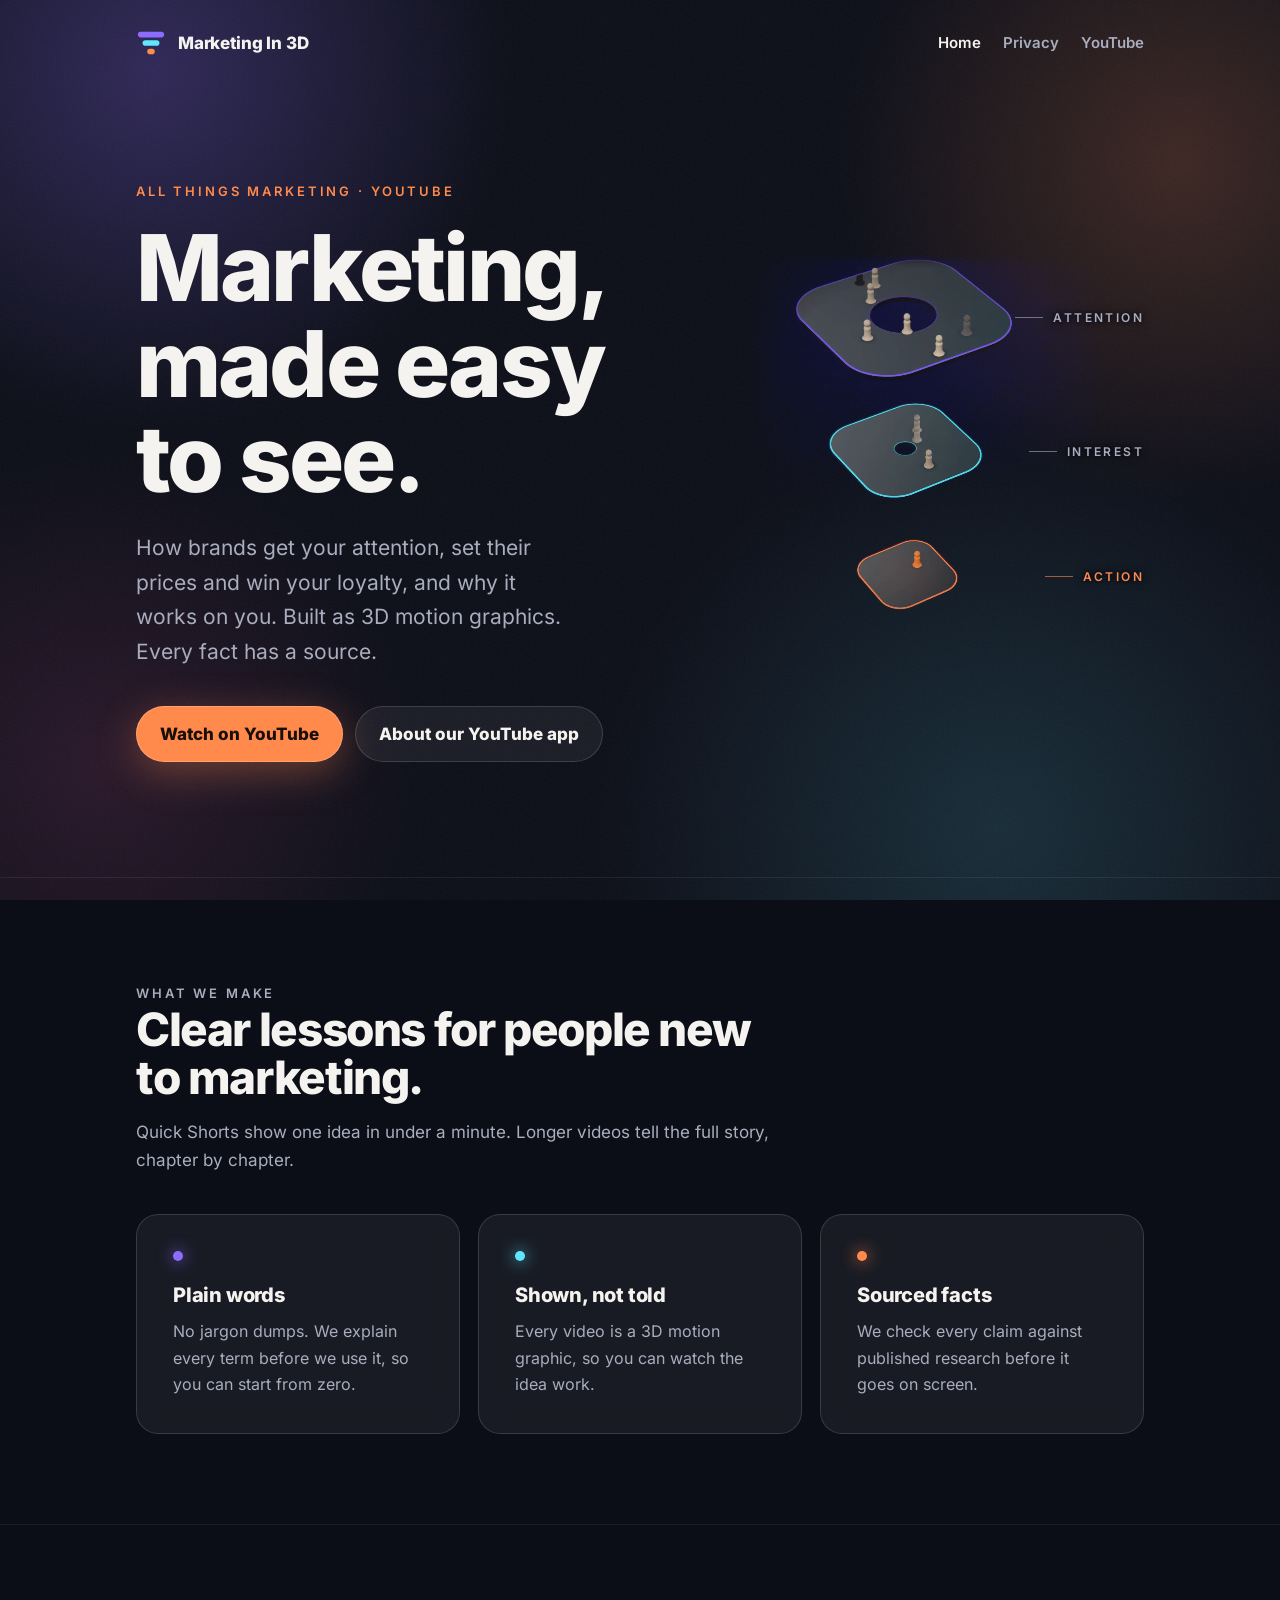
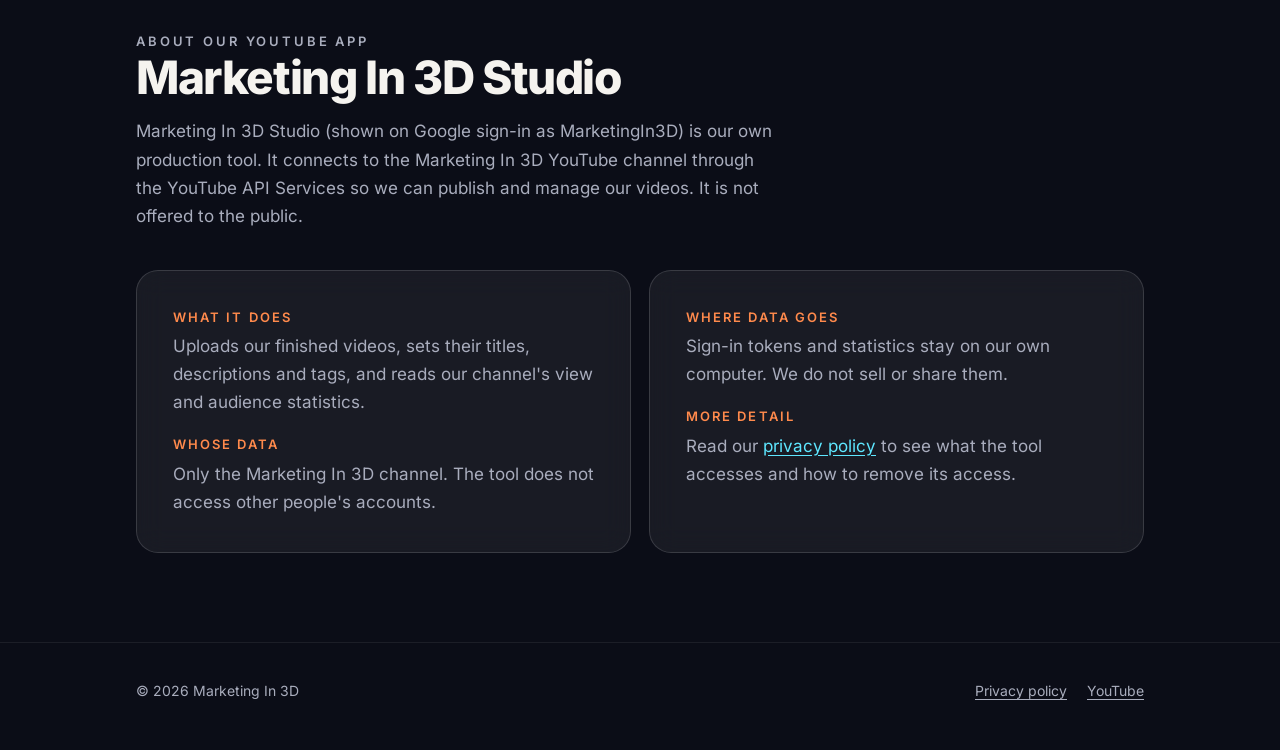
<file: index.html>
<!doctype html>
<html lang="en-GB">
<head>
  <meta charset="utf-8">
  <meta name="viewport" content="width=device-width, initial-scale=1">
  <title>Marketing In 3D</title>
  <meta name="description" content="All things marketing, made easy to see. Marketing In 3D explains marketing with 3D motion graphics, in quick Shorts and longer videos on YouTube. Every fact has a source.">
  <link rel="icon" href="favicon.svg" type="image/svg+xml">
  <link rel="stylesheet" href="style.css?v=3">
</head>
<body>
  <div class="backdrop" aria-hidden="true"></div>

  <header class="site-header">
    <div class="wrap">
      <a class="brand" href="./">
        <svg class="brand-mark" viewBox="0 0 32 32" aria-hidden="true">
          <rect x="2" y="4" width="28" height="6" rx="3" fill="#8b6cff"/>
          <rect x="7" y="13" width="18" height="6" rx="3" fill="#5ee7ff"/>
          <rect x="12" y="22" width="8" height="6" rx="3" fill="#ff8a4c"/>
        </svg>
        <span>Marketing In 3D</span>
      </a>
      <nav class="nav" aria-label="Main">
        <a href="./" aria-current="page">Home</a>
        <a href="privacy.html">Privacy</a>
        <a href="https://www.youtube.com/@marketingin3d">YouTube</a>
      </nav>
    </div>
  </header>

  <main>
    <section class="hero">
      <div class="wrap">
        <div>
          <p class="kicker">All things marketing · YouTube</p>
          <h1>Marketing, made easy to see.</h1>
          <p class="lede">How brands get your attention, set their prices and win your loyalty, and why it works on you. Built as 3D motion graphics. Every fact has a source.</p>
          <div class="actions">
            <a class="button" href="https://www.youtube.com/@marketingin3d">Watch on YouTube</a>
            <a class="button ghost" href="#app">About our YouTube app</a>
          </div>
        </div>

        <div class="funnel" role="img" aria-label="A marketing funnel made of three frosted glass layers: attention, interest, action.">
          <video class="funnel-video" autoplay muted loop playsinline poster="media/funnel-poster.jpg" aria-hidden="true">
            <source src="media/funnel.webm" type="video/webm">
            <source src="media/funnel.mp4" type="video/mp4">
          </video>
          <span class="funnel-label l1">Attention</span>
          <span class="funnel-label l2">Interest</span>
          <span class="funnel-label l3">Action</span>
        </div>
      </div>
    </section>

    <section class="block">
      <div class="wrap">
        <div class="block-head">
          <p class="kicker">What we make</p>
          <h2>Clear lessons for people new to marketing.</h2>
          <p>Quick Shorts show one idea in under a minute. Longer videos tell the full story, chapter by chapter.</p>
        </div>
        <div class="grid-3">
          <article class="panel">
            <span class="dot" style="--c: #8b6cff"></span>
            <h3>Plain words</h3>
            <p>No jargon dumps. We explain every term before we use it, so you can start from zero.</p>
          </article>
          <article class="panel">
            <span class="dot" style="--c: #5ee7ff"></span>
            <h3>Shown, not told</h3>
            <p>Every video is a 3D motion graphic, so you can watch the idea work.</p>
          </article>
          <article class="panel">
            <span class="dot" style="--c: #ff8a4c"></span>
            <h3>Sourced facts</h3>
            <p>We check every claim against published research before it goes on screen.</p>
          </article>
        </div>
      </div>
    </section>

    <section class="block" id="app">
      <div class="wrap">
        <div class="block-head">
          <p class="kicker">About our YouTube app</p>
          <h2>Marketing In 3D Studio</h2>
          <p>Marketing In 3D Studio (shown on Google sign-in as MarketingIn3D) is our own production tool. It connects to the Marketing In 3D YouTube channel through the YouTube API Services so we can publish and manage our videos. It is not offered to the public.</p>
        </div>
        <div class="app-facts">
          <div class="panel">
            <dl>
              <div><dt>What it does</dt><dd>Uploads our finished videos, sets their titles, descriptions and tags, and reads our channel's view and audience statistics.</dd></div>
              <div><dt>Whose data</dt><dd>Only the Marketing In 3D channel. The tool does not access other people's accounts.</dd></div>
            </dl>
          </div>
          <div class="panel">
            <dl>
              <div><dt>Where data goes</dt><dd>Sign-in tokens and statistics stay on our own computer. We do not sell or share them.</dd></div>
              <div><dt>More detail</dt><dd>Read our <a href="privacy.html">privacy policy</a> to see what the tool accesses and how to remove its access.</dd></div>
            </dl>
          </div>
        </div>
      </div>
    </section>
  </main>

  <footer class="site-footer">
    <div class="wrap">
      <span>© 2026 Marketing In 3D</span>
      <nav aria-label="Footer">
        <a href="privacy.html">Privacy policy</a>
        <a href="https://www.youtube.com/@marketingin3d">YouTube</a>
      </nav>
    </div>
  </footer>
  <script>
    // Respect reduced motion: stop the hero loop and keep its first frame (the poster).
    (function () {
      var video = document.querySelector(".funnel-video");
      var query = window.matchMedia("(prefers-reduced-motion: reduce)");
      function apply() {
        if (!video) return;
        if (query.matches) { video.pause(); video.removeAttribute("autoplay"); video.currentTime = 0; }
        else { video.play().catch(function () {}); }
      }
      apply();
      if (query.addEventListener) query.addEventListener("change", apply);
    })();
  </script>
</body>
</html>
</file>
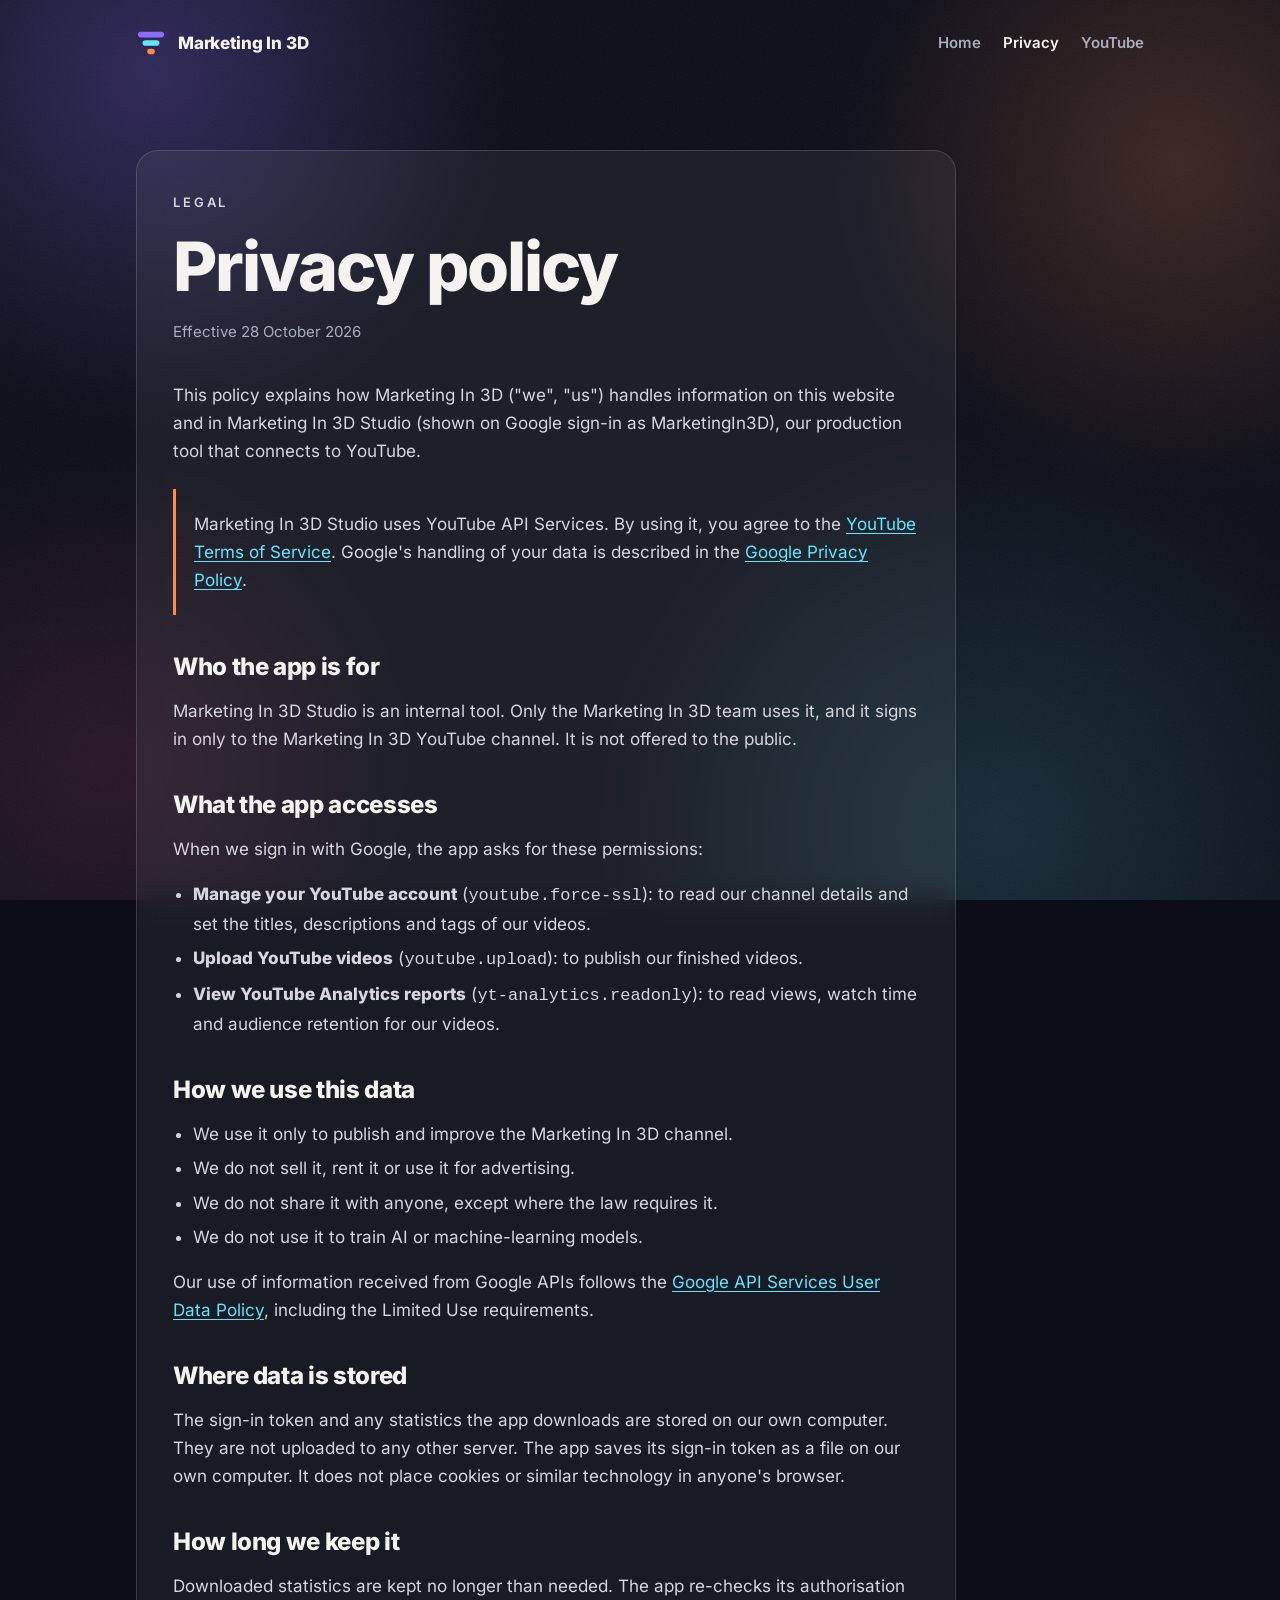
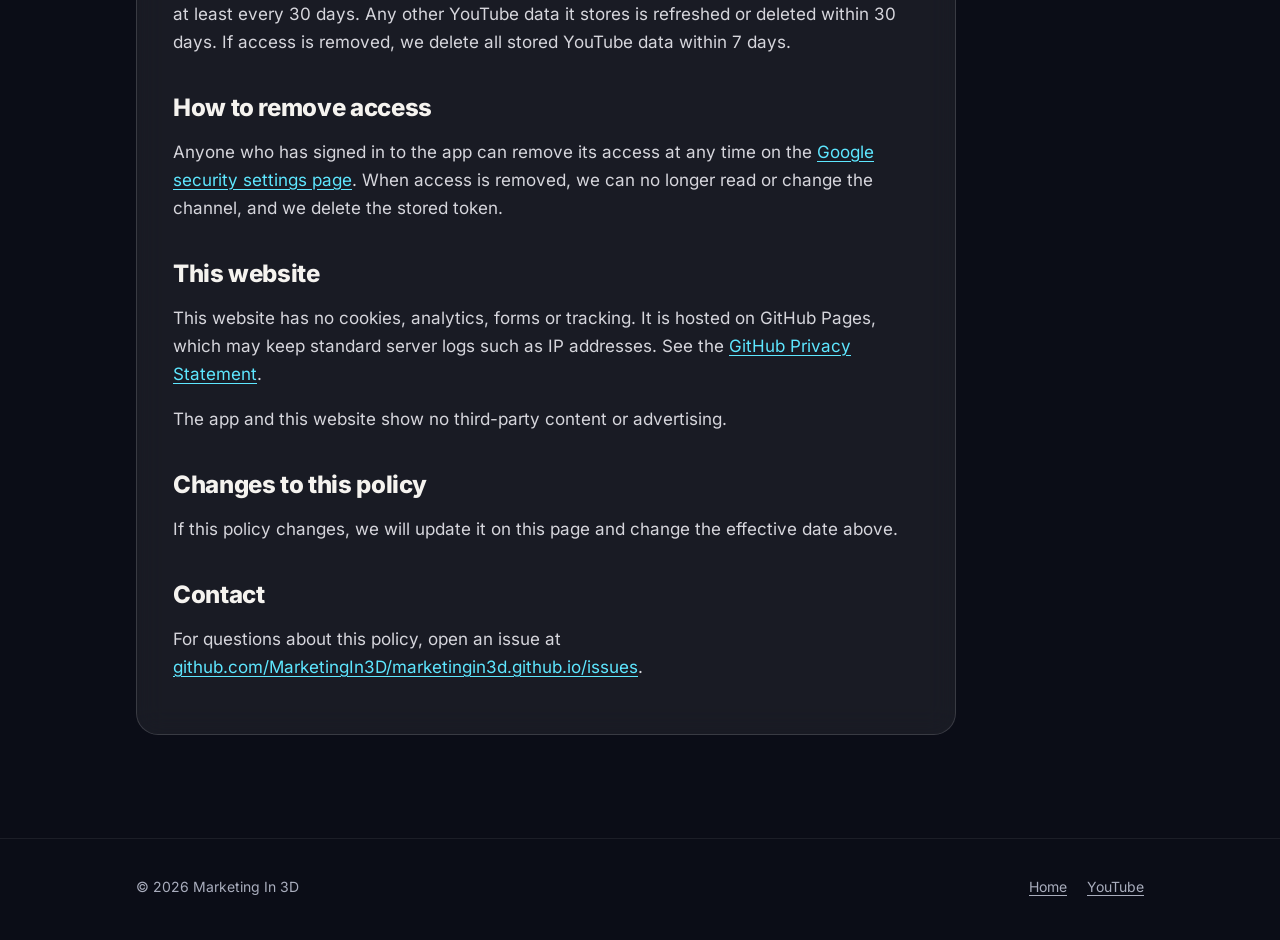
<file: privacy.html>
<!doctype html>
<html lang="en-GB">
<head>
  <meta charset="utf-8">
  <meta name="viewport" content="width=device-width, initial-scale=1">
  <title>Privacy Policy · Marketing In 3D</title>
  <meta name="description" content="How Marketing In 3D and the Marketing In 3D Studio app handle data, including data from YouTube API Services.">
  <link rel="icon" href="favicon.svg" type="image/svg+xml">
  <link rel="stylesheet" href="style.css?v=3">
</head>
<body>
  <div class="backdrop" aria-hidden="true"></div>

  <header class="site-header">
    <div class="wrap">
      <a class="brand" href="./">
        <svg class="brand-mark" viewBox="0 0 32 32" aria-hidden="true">
          <rect x="2" y="4" width="28" height="6" rx="3" fill="#8b6cff"/>
          <rect x="7" y="13" width="18" height="6" rx="3" fill="#5ee7ff"/>
          <rect x="12" y="22" width="8" height="6" rx="3" fill="#ff8a4c"/>
        </svg>
        <span>Marketing In 3D</span>
      </a>
      <nav class="nav" aria-label="Main">
        <a href="./">Home</a>
        <a href="privacy.html" aria-current="page">Privacy</a>
        <a href="https://www.youtube.com/@marketingin3d">YouTube</a>
      </nav>
    </div>
  </header>

  <main class="doc">
    <div class="wrap">
      <article class="panel">
        <p class="kicker">Legal</p>
        <h1>Privacy policy</h1>
        <p class="meta">Effective 28 October 2026</p>

        <p>This policy explains how Marketing In 3D ("we", "us") handles information on this website and in Marketing In 3D Studio (shown on Google sign-in as MarketingIn3D), our production tool that connects to YouTube.</p>

        <div class="callout">
          <p>Marketing In 3D Studio uses YouTube API Services. By using it, you agree to the <a href="https://www.youtube.com/t/terms">YouTube Terms of Service</a>. Google's handling of your data is described in the <a href="https://policies.google.com/privacy">Google Privacy Policy</a>.</p>
        </div>

        <h2>Who the app is for</h2>
        <p>Marketing In 3D Studio is an internal tool. Only the Marketing In 3D team uses it, and it signs in only to the Marketing In 3D YouTube channel. It is not offered to the public.</p>

        <h2>What the app accesses</h2>
        <p>When we sign in with Google, the app asks for these permissions:</p>
        <ul>
          <li><strong>Manage your YouTube account</strong> (<code>youtube.force-ssl</code>): to read our channel details and set the titles, descriptions and tags of our videos.</li>
          <li><strong>Upload YouTube videos</strong> (<code>youtube.upload</code>): to publish our finished videos.</li>
          <li><strong>View YouTube Analytics reports</strong> (<code>yt-analytics.readonly</code>): to read views, watch time and audience retention for our videos.</li>
        </ul>

        <h2>How we use this data</h2>
        <ul>
          <li>We use it only to publish and improve the Marketing In 3D channel.</li>
          <li>We do not sell it, rent it or use it for advertising.</li>
          <li>We do not share it with anyone, except where the law requires it.</li>
          <li>We do not use it to train AI or machine-learning models.</li>
        </ul>
        <p>Our use of information received from Google APIs follows the <a href="https://developers.google.com/terms/api-services-user-data-policy">Google API Services User Data Policy</a>, including the Limited Use requirements.</p>

        <h2>Where data is stored</h2>
        <p>The sign-in token and any statistics the app downloads are stored on our own computer. They are not uploaded to any other server. The app saves its sign-in token as a file on our own computer. It does not place cookies or similar technology in anyone's browser.</p>

        <h2>How long we keep it</h2>
        <p>Downloaded statistics are kept no longer than needed. The app re-checks its authorisation at least every 30 days. Any other YouTube data it stores is refreshed or deleted within 30 days. If access is removed, we delete all stored YouTube data within 7 days.</p>

        <h2>How to remove access</h2>
        <p>Anyone who has signed in to the app can remove its access at any time on the <a href="https://security.google.com/settings/security/permissions">Google security settings page</a>. When access is removed, we can no longer read or change the channel, and we delete the stored token.</p>

        <h2>This website</h2>
        <p>This website has no cookies, analytics, forms or tracking. It is hosted on GitHub Pages, which may keep standard server logs such as IP addresses. See the <a href="https://docs.github.com/en/site-policy/privacy-policies/github-general-privacy-statement">GitHub Privacy Statement</a>.</p>
        <p>The app and this website show no third-party content or advertising.</p>

        <h2>Changes to this policy</h2>
        <p>If this policy changes, we will update it on this page and change the effective date above.</p>

        <h2>Contact</h2>
        <p>For questions about this policy, open an issue at <a href="https://github.com/MarketingIn3D/marketingin3d.github.io/issues">github.com/MarketingIn3D/marketingin3d.github.io/issues</a>.</p>
      </article>
    </div>
  </main>

  <footer class="site-footer">
    <div class="wrap">
      <span>© 2026 Marketing In 3D</span>
      <nav aria-label="Footer">
        <a href="./">Home</a>
        <a href="https://www.youtube.com/@marketingin3d">YouTube</a>
      </nav>
    </div>
  </footer>
</body>
</html>
</file>
<file: style.css>
/* Marketing In 3D — site styles. Colours and type match the channel's house style. */

@font-face { font-family: "Inter"; font-weight: 400; font-display: swap; src: url("fonts/inter-400.woff2") format("woff2"); }
@font-face { font-family: "Inter"; font-weight: 600; font-display: swap; src: url("fonts/inter-600.woff2") format("woff2"); }
@font-face { font-family: "Inter"; font-weight: 800; font-display: swap; src: url("fonts/inter-800.woff2") format("woff2"); }

:root {
  --bg: #0b0d17;
  --ink: #f5f3ef;
  --muted: #a9adbd;
  --accent: #ff8a4c;
  --cyan: #5ee7ff;
  --violet: #8b6cff;
  --glass: rgba(255, 255, 255, 0.06);
  --glass-edge: rgba(255, 255, 255, 0.14);
  --radius: 22px;
  --gutter: clamp(16px, 5vw, 56px);
  --max: 1120px;
}

* { box-sizing: border-box; }
html { -webkit-text-size-adjust: 100%; overflow-x: clip; }

body {
  margin: 0;
  background: var(--bg);
  color: var(--ink);
  font: 400 17px/1.65 "Inter", system-ui, sans-serif;
  overflow-x: hidden;
}

/* The same soft coloured "space dome" the videos sit in. */
.backdrop {
  position: fixed; inset: 0; z-index: -1; pointer-events: none;
  background:
    radial-gradient(40vw 40vw at 12% 8%, rgba(139, 108, 255, 0.28), transparent 70%),
    radial-gradient(38vw 38vw at 92% 18%, rgba(255, 138, 76, 0.20), transparent 70%),
    radial-gradient(45vw 45vw at 78% 92%, rgba(94, 231, 255, 0.14), transparent 70%),
    radial-gradient(35vw 35vw at 8% 85%, rgba(255, 92, 170, 0.12), transparent 70%),
    var(--bg);
}
.backdrop::after { /* film grain, like the videos' finish */
  content: ""; position: absolute; inset: 0; opacity: 0.06;
  background-image: url("data:image/svg+xml,%3Csvg xmlns='http://www.w3.org/2000/svg' width='160' height='160'%3E%3Cfilter id='n'%3E%3CfeTurbulence type='fractalNoise' baseFrequency='0.9' numOctaves='2'/%3E%3C/filter%3E%3Crect width='100%25' height='100%25' filter='url(%23n)'/%3E%3C/svg%3E");
}

a { color: var(--cyan); text-underline-offset: 3px; }
a:focus-visible, .button:focus-visible { outline: 2px solid var(--accent); outline-offset: 3px; border-radius: 6px; }

.wrap { max-width: var(--max); margin: 0 auto; padding: 0 var(--gutter); }

/* Header */
.site-header { padding: 28px 0; }
.site-header .wrap { display: flex; align-items: center; justify-content: space-between; gap: 16px; }
.brand { display: flex; align-items: center; gap: 12px; color: var(--ink); text-decoration: none; font-weight: 800; letter-spacing: -0.01em; white-space: nowrap; }
.brand-mark { width: 30px; height: 30px; }
.nav { display: flex; gap: 22px; font-weight: 600; font-size: 15px; }
.nav a { color: var(--muted); text-decoration: none; }
.nav a:hover, .nav a[aria-current="page"] { color: var(--ink); }

/* Kicker: the orange, letter-spaced label used above every headline. */
.kicker {
  display: inline-block; margin: 0 0 18px;
  color: var(--accent); font-weight: 600; font-size: 13px;
  letter-spacing: 0.22em; text-transform: uppercase;
}

h1, h2, h3 { font-weight: 800; letter-spacing: -0.03em; line-height: 1.04; margin: 0; }
h1 { font-size: clamp(44px, 7.4vw, 92px); }
h2 { font-size: clamp(30px, 4vw, 46px); }
h3 { font-size: 20px; letter-spacing: -0.01em; line-height: 1.25; }
.lede { color: var(--muted); font-size: clamp(18px, 2vw, 21px); max-width: 34ch; margin: 24px 0 0; }

.button {
  display: inline-flex; align-items: center; gap: 10px;
  padding: 14px 24px; border-radius: 999px;
  background: var(--accent); color: #1a0f08; font-weight: 800; text-decoration: none;
  box-shadow: 0 0 0 1px rgba(255, 255, 255, 0.2) inset, 0 10px 40px rgba(255, 138, 76, 0.35);
  transition: transform 0.2s ease;
}
.button:hover { transform: translateY(-2px); }
.button.ghost { background: var(--glass); color: var(--ink); box-shadow: 0 0 0 1px var(--glass-edge) inset; }
.actions { display: flex; flex-wrap: wrap; gap: 12px; margin-top: 36px; }

/* Hero */
.hero { overflow: clip; padding: clamp(32px, 7vw, 96px) 0 clamp(56px, 9vw, 120px); }
.hero .wrap { display: grid; grid-template-columns: 1.1fr 0.9fr; gap: clamp(32px, 5vw, 72px); align-items: center; }

/* Signature: the marketing funnel as a looping 3D render (renderer scene site-funnel), its edges fade into --bg. */
.funnel {
  position: relative; aspect-ratio: 1 / 1.05;
  width: 100%; max-width: 480px; min-width: 0; justify-self: center;
}
/* lighten + a soft radial mask: the video's dark background drops out, so no box shows over the page glows. */
.funnel-video {
  position: absolute; inset: 0; width: 100%; height: 100%;
  object-fit: cover; display: block;
  mix-blend-mode: lighten;
  -webkit-mask-image: radial-gradient(ellipse 72% 72% at 50% 50%, #000 62%, transparent 100%);
  mask-image: radial-gradient(ellipse 72% 72% at 50% 50%, #000 62%, transparent 100%);
}
.funnel-label {
  position: absolute; right: 0; font-size: 12px; font-weight: 600;
  letter-spacing: 0.2em; text-transform: uppercase; color: var(--muted);
  display: flex; align-items: center; gap: 10px;
  text-shadow: 0 0 10px var(--bg), 0 0 4px var(--bg); /* stays readable where a slab passes behind it */
}
.funnel-label::before { content: ""; width: 28px; height: 1px; background: currentColor; opacity: 0.6; }
.funnel-label.l1 { top: 14%; }
.funnel-label.l2 { top: 44%; }
.funnel-label.l3 { top: 72%; color: var(--accent); }

/* Glass panels */
.panel {
  background: var(--glass); border: 1px solid var(--glass-edge); border-radius: var(--radius);
  backdrop-filter: blur(14px); -webkit-backdrop-filter: blur(14px);
  padding: clamp(24px, 3vw, 36px);
}

section.block { padding: clamp(48px, 7vw, 96px) 0; border-top: 1px solid rgba(255, 255, 255, 0.07); }
.block-head { max-width: 640px; margin-bottom: 40px; }
.block-head p { color: var(--muted); margin: 16px 0 0; }

.grid-3 { display: grid; grid-template-columns: repeat(3, 1fr); gap: 18px; }
.grid-3 .panel p { color: var(--muted); margin: 10px 0 0; font-size: 16px; }
.dot { display: block; width: 10px; height: 10px; border-radius: 50%; margin-bottom: 22px; background: var(--c); box-shadow: 0 0 16px var(--c); }

/* About-this-app section: plain facts about the YouTube connection. */
.app-facts { display: grid; grid-template-columns: 1fr 1fr; gap: 18px; }
.app-facts dl { margin: 0; display: grid; gap: 18px; }
.app-facts dt { font-weight: 600; font-size: 13px; letter-spacing: 0.16em; text-transform: uppercase; color: var(--accent); }
.app-facts dd { margin: 4px 0 0; color: var(--muted); }

/* Legal / long-form page */
.doc { padding: clamp(24px, 5vw, 64px) 0 clamp(56px, 8vw, 104px); }
.doc .panel { max-width: 820px; }
.doc h1 { font-size: clamp(40px, 6vw, 68px); }
.doc .meta { color: var(--muted); margin: 18px 0 36px; font-size: 15px; }
.doc h2 { font-size: 24px; letter-spacing: -0.015em; margin: 40px 0 12px; }
.doc p, .doc li { color: #d6d6dc; }
.doc ul { padding-left: 1.2em; }
.doc li { margin: 6px 0; }
.doc .callout { border-left: 3px solid var(--accent); padding: 4px 0 4px 18px; margin: 24px 0; }

/* Footer */
.site-footer { padding: 36px 0 48px; border-top: 1px solid rgba(255, 255, 255, 0.07); color: var(--muted); font-size: 14px; }
.site-footer .wrap { display: flex; flex-wrap: wrap; justify-content: space-between; gap: 16px; }
.site-footer nav { display: flex; gap: 20px; }
.site-footer a { color: var(--muted); }
.site-footer a:hover { color: var(--ink); }

@media (max-width: 860px) {
  .hero .wrap { grid-template-columns: 1fr; }
  .funnel { max-width: 320px; width: 100%; margin: 0 auto; }
  .grid-3, .app-facts { grid-template-columns: 1fr; }
}
@media (max-width: 480px) {
  .nav { gap: 12px; font-size: 13px; }
  .brand { font-size: 15px; gap: 8px; }
  .brand-mark { width: 24px; height: 24px; }
}
@media (prefers-reduced-motion: reduce) {
  .button { transition: none; }
}
</file>
